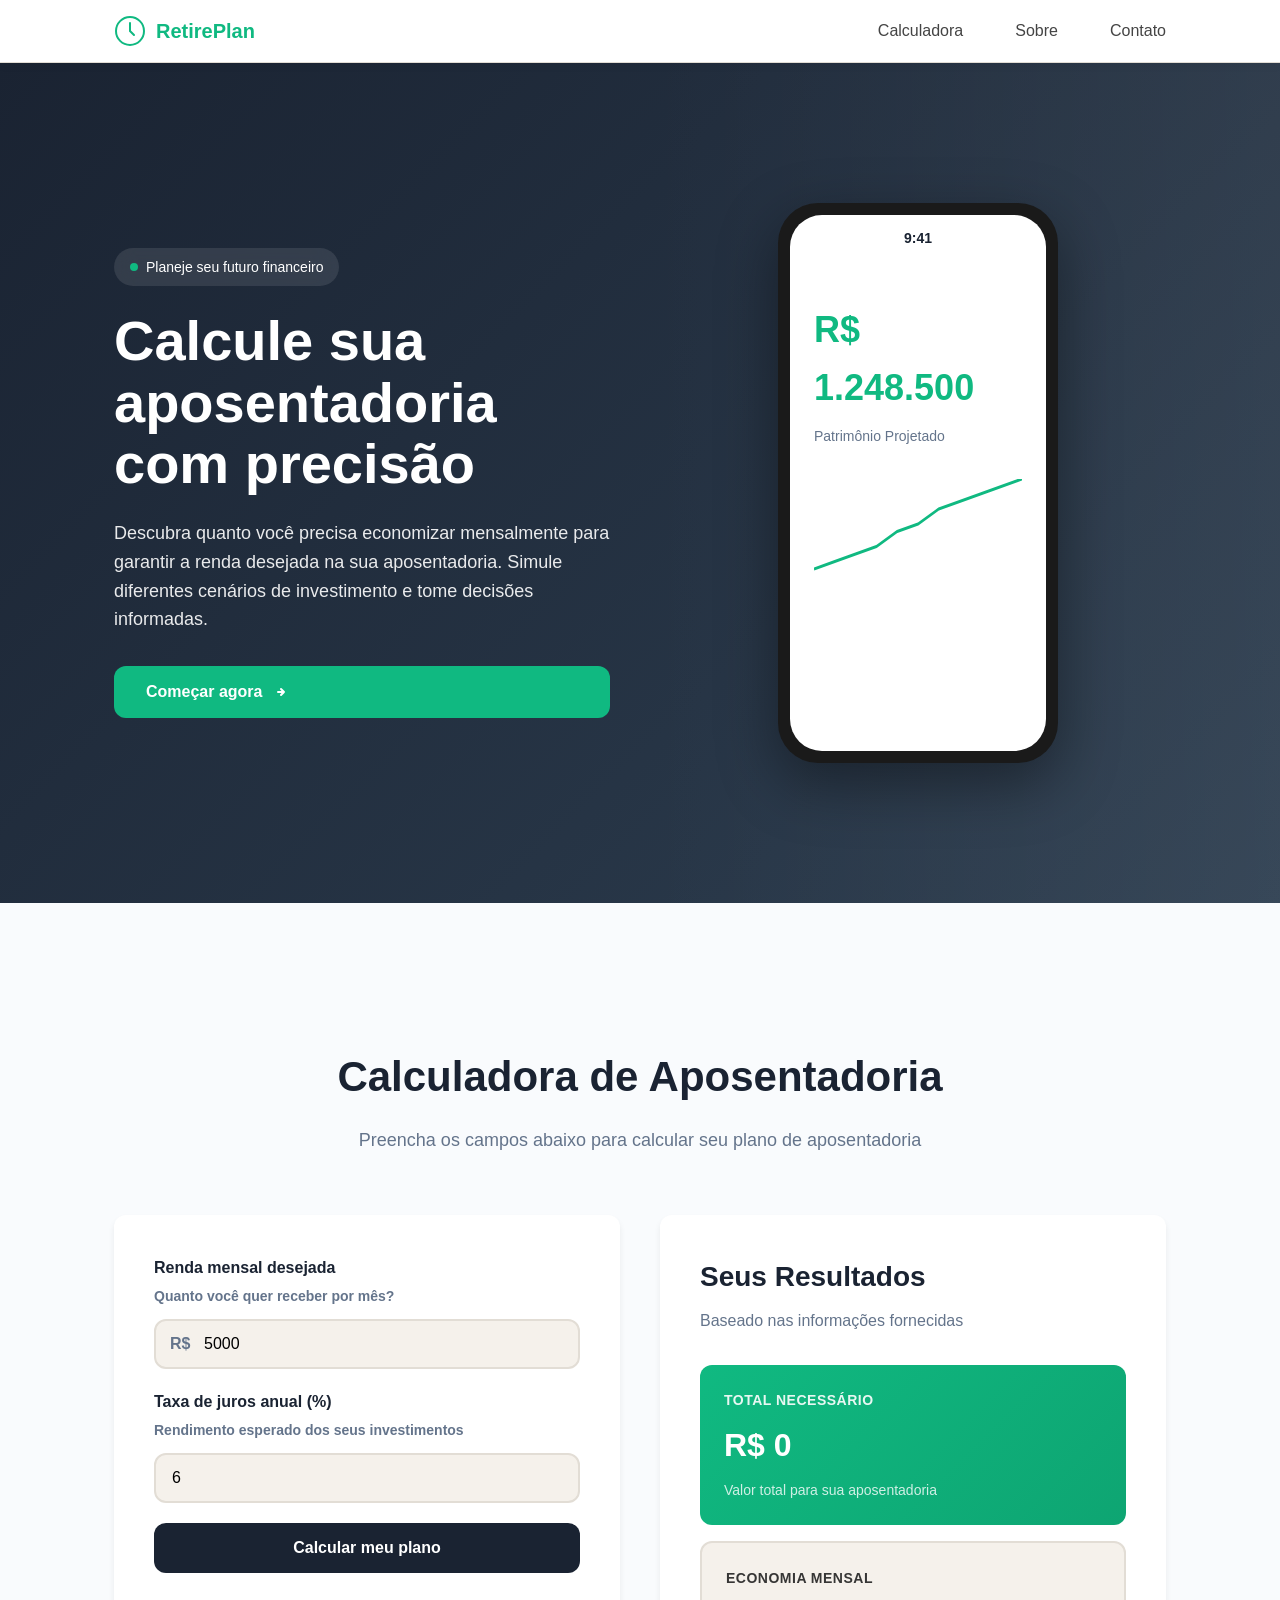
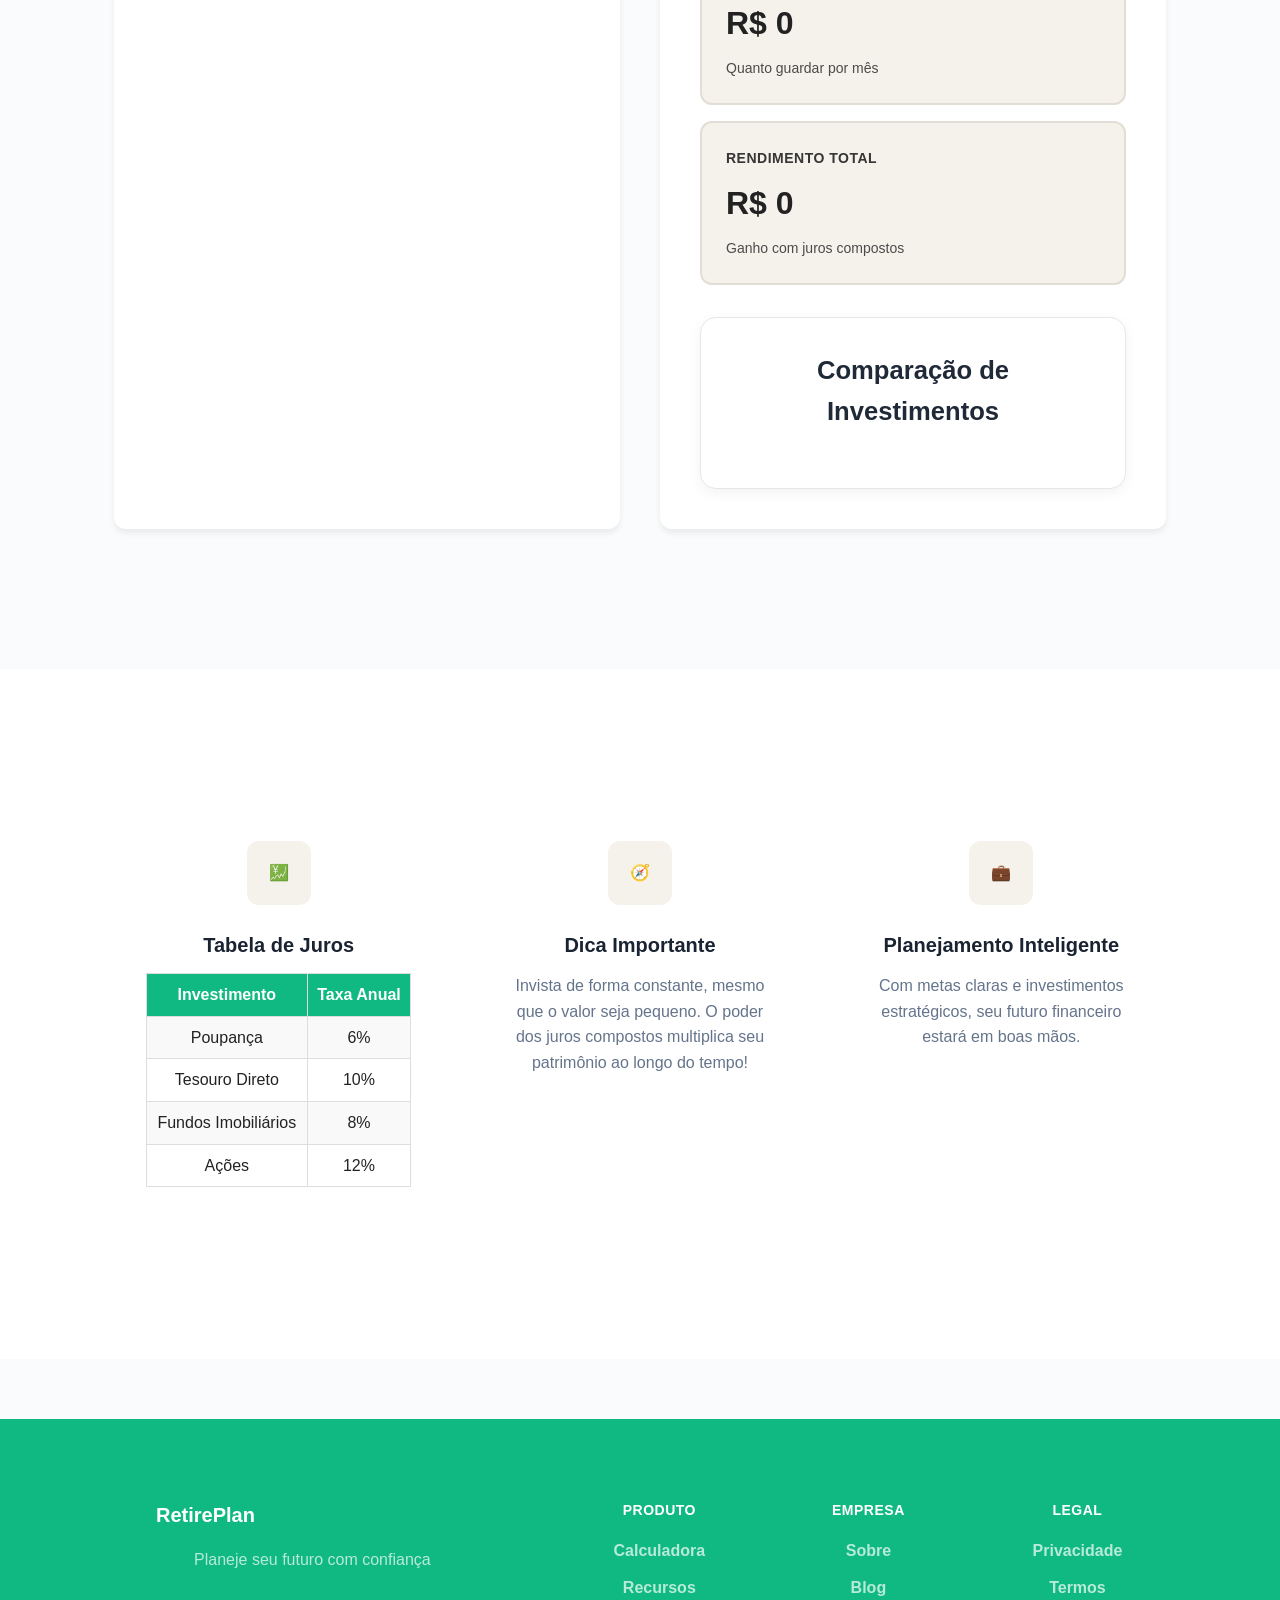
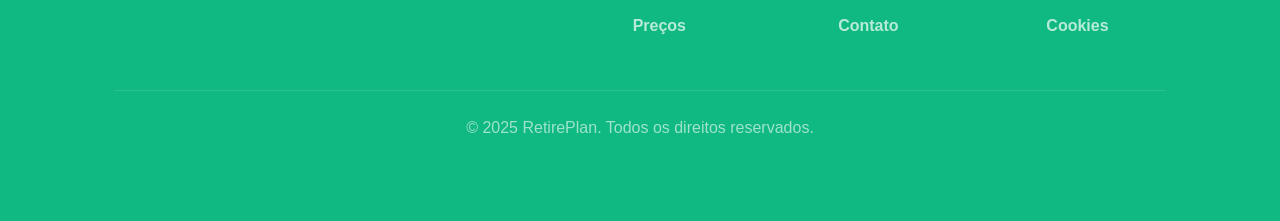
<file: index.html>
<!DOCTYPE html>
<html lang="pt-BR">
<head>
    <meta charset="UTF-8">
    <meta name="viewport" content="width=device-width, initial-scale=1.0">
    <title>Planejador de Aposentadoria</title>
    <link rel="stylesheet" href="styles.css">
    <link rel="shortcut icon" href="/" type="image/x-icon">
</head>
<body>
    <header class="header">
        <div class="container">
            <div class="logo">
                <svg width="32" height="32" viewBox="0 0 32 32" fill="none">
                    <circle cx="16" cy="16" r="14" stroke="currentColor" stroke-width="2"/>
                    <path d="M16 8V16L20 20" stroke="currentColor" stroke-width="2" stroke-linecap="round"/>
                </svg>
                <span>RetirePlan</span>
            </div>
            <nav class="nav">
                <a href="#calculator">Calculadora</a>
                <a href="/sobre.html">Sobre</a>
                <a href="/contato.html">Contato</a>
            </nav>
        </div>
    </header>

    <main>
        <section class="hero">
            <div class="container">
                <div class="hero-content">
                    <div class="hero-badge">
                        <span class="badge-dot"></span>
                        Planeje seu futuro financeiro
                    </div>
                    <h1 class="hero-title">Calcule sua aposentadoria com precisão</h1>
                    <p class="hero-description">
                        Descubra quanto você precisa economizar mensalmente para garantir 
                        a renda desejada na sua aposentadoria. Simule diferentes cenários 
                        de investimento e tome decisões informadas.
                    </p>
                    <button class="cta-button" onclick="scrollToCalculator()">
                        Começar agora
                        <svg width="20" height="20" viewBox="0 0 20 20" fill="none">
                            <path d="M7 10H13M13 10L10 7M13 10L10 13" stroke="currentColor" stroke-width="2" stroke-linecap="round" stroke-linejoin="round"/>
                        </svg>
                    </button>
                </div>
                <div class="hero-visual">
                    <div class="phone-mockup">
                        <div class="phone-screen">
                            <div class="mock-header">
                                <div class="mock-time">9:41</div>
                            </div>
                            <div class="mock-content">
                                <div class="mock-value">R$ 1.248.500</div>
                                <div class="mock-label">Patrimônio Projetado</div>
                                <div class="mock-chart">
                                    <svg viewBox="0 0 200 80" preserveAspectRatio="none">
                                        <path d="M0,60 L20,55 L40,50 L60,45 L80,35 L100,30 L120,20 L140,15 L160,10 L180,5 L200,0" 
                                              stroke="currentColor" 
                                              stroke-width="2" 
                                              fill="none"/>
                                    </svg>
                                </div>
                            </div>
                        </div>
                    </div>
                </div>
            </div>
        </section>

        <section id="calculator" class="calculator-section">
            <div class="container">
                <div class="section-header">
                    <h2>Calculadora de Aposentadoria</h2>
                    <p>Preencha os campos abaixo para calcular seu plano de aposentadoria</p>
                </div>

                <div class="calculator-grid">
                    <div class="calculator-form">
                        <div class="form-group">
                            <label for="monthlyIncome">
                                <span class="label-text">Renda mensal desejada</span>
                                <span class="label-hint">Quanto você quer receber por mês?</span>
                            </label>
                            <div class="input-with-prefix">
                                <span class="input-prefix">R$</span>
                                <input type="number" id="monthlyIncome" min="1000" step="100" value="5000" />
                            </div>
                        </div>

                        <div class="form-group">
                            <label for="interestRate">
                                <span class="label-text">Taxa de juros anual (%)</span>
                                <span class="label-hint">Rendimento esperado dos seus investimentos</span>
                            </label>
                            <input type="number" id="interestRate" min="0" max="20" step="0.1" value="6" />
                        </div>

                        <button class="calculate-button" onclick="calculate()">
                            Calcular meu plano
                        </button>
                    </div>

                    <div class="results-panel" id="resultsPanel">
                        <div class="results-header">
                            <h3>Seus Resultados</h3>
                            <p>Baseado nas informações fornecidas</p>
                        </div>

                        <div class="result-card primary">
                            <div class="result-label">Total necessário</div>
                            <div class="result-value" id="totalNeeded">R$ 0</div>
                            <div class="result-description">Valor total para sua aposentadoria</div>
                        </div>

                        <div class="result-card">
                            <div class="result-label">Economia mensal</div>
                            <div class="result-value" id="monthlySavings">R$ 0</div>
                            <div class="result-description">Quanto guardar por mês</div>
                        </div>

                        <div class="result-card">
                            <div class="result-label">Rendimento total</div>
                            <div class="result-value" id="totalInterest">R$ 0</div>
                            <div class="result-description">Ganho com juros compostos</div>
                        </div>

                        <div class="comparison-section">
                            <h4>Comparação de Investimentos</h4>
                            <div class="comparison-grid" id="comparisonGrid"></div>
                        </div>
                        
                    </div>
                </div>
            </div>
        </section>

        <section class="features-section">
            <div class="container">
                <div class="features-grid">
                    <div class="feature-card">
                        <div class="feature-icon">
                            💹
                        </div>
                        <h3>Tabela de Juros</h3>
                        <table border="1" style="width:100%; text-align:center;">
                            <tr><th>Investimento</th><th>Taxa Anual</th></tr>
                            <tr><td>Poupança</td><td>6%</td></tr>
                            <tr><td>Tesouro Direto</td><td>10%</td></tr>
                            <tr><td>Fundos Imobiliários</td><td>8%</td></tr>
                            <tr><td>Ações</td><td>12%</td></tr>
                        </table>
                    </div>

                    <div class="feature-card">
                        <div class="feature-icon">🧭</div>
                        <h3>Dica Importante</h3>
                        <p>Invista de forma constante, mesmo que o valor seja pequeno. O poder dos juros compostos multiplica seu patrimônio ao longo do tempo!</p>
                    </div>

                    <div class="feature-card">
                        <div class="feature-icon">💼</div>
                        <h3>Planejamento Inteligente</h3>
                        <p>Com metas claras e investimentos estratégicos, seu futuro financeiro estará em boas mãos.</p>
                    </div>
                </div>
            </div>
        </section>
    </main>

    <footer class="footer">
        <div class="container">
            <div class="footer-content">
                <div class="footer-brand">
                    <div class="logo">
                        <svg width="32" height="32" viewBox="0 0 32 32" fill="none">
                            <circle cx="16" cy="16" r="14" stroke="currentColor" stroke-width="2"/>
                            <path d="M16 8V16L20 20" stroke="currentColor" stroke-width="2" stroke-linecap="round"/>
                        </svg>
                        <span>RetirePlan</span>
                    </div>
                    <p>Planeje seu futuro com confiança</p>
                </div>
                <div class="footer-links">
                    <div class="footer-column">
                        <h4>Produto</h4>
                        <a href="#">Calculadora</a>
                        <a href="#">Recursos</a>
                        <a href="#">Preços</a>
                    </div>
                    <div class="footer-column">
                        <h4>Empresa</h4>
                        <a href="#">Sobre</a>
                        <a href="#">Blog</a>
                        <a href="#">Contato</a>
                    </div>
                    <div class="footer-column">
                        <h4>Legal</h4>
                        <a href="#">Privacidade</a>
                        <a href="#">Termos</a>
                        <a href="#">Cookies</a>
                    </div>
                </div>
            </div>
            <div class="footer-bottom">
                <p>&copy; 2025 RetirePlan. Todos os direitos reservados.</p>
            </div>
        </div>
    </footer>

    <script>
        function calculate() {
            const renda = parseFloat(document.getElementById('monthlyIncome').value);
            const juros = parseFloat(document.getElementById('interestRate').value) / 100;

            const anos = 30; // valor fixo de referência
            const meses = anos * 12;
            const totalInvestido = renda * meses;
            const totalComJuros = totalInvestido * Math.pow(1 + juros, anos);
            const rendimento = totalComJuros - totalInvestido;

            document.getElementById('totalNeeded').textContent = "R$ " + totalComJuros.toLocaleString('pt-BR', { minimumFractionDigits: 2 });
            document.getElementById('monthlySavings').textContent = "R$ " + (renda * 0.15).toLocaleString('pt-BR', { minimumFractionDigits: 2 });
            document.getElementById('totalInterest').textContent = "R$ " + rendimento.toLocaleString('pt-BR', { minimumFractionDigits: 2 });

            // Gera comparação de investimentos
            const investimentos = [
                { nome: "Poupança", taxa: 6 },
                { nome: "Tesouro Direto", taxa: 10 },
                { nome: "Fundos Imobiliários", taxa: 8 },
                { nome: "Ações", taxa: 12 },
            ];

            const grid = document.getElementById('comparisonGrid');
            grid.innerHTML = investimentos.map(inv => {
                const total = totalInvestido * Math.pow(1 + inv.taxa / 100, anos);
                return `<div class='comparison-card'>
                            <h5>${inv.nome}</h5>
                            <p>Rendimento: <strong>${inv.taxa}%</strong></p>
                            <p>Total estimado: <strong>R$ ${total.toLocaleString('pt-BR', { minimumFractionDigits: 2 })}</strong></p>
                        </div>`;
            }).join('');
        }

        function scrollToCalculator() {
            document.getElementById('calculator').scrollIntoView({ behavior: 'smooth' });
        }
    </script>
</body>
</html>
</file>
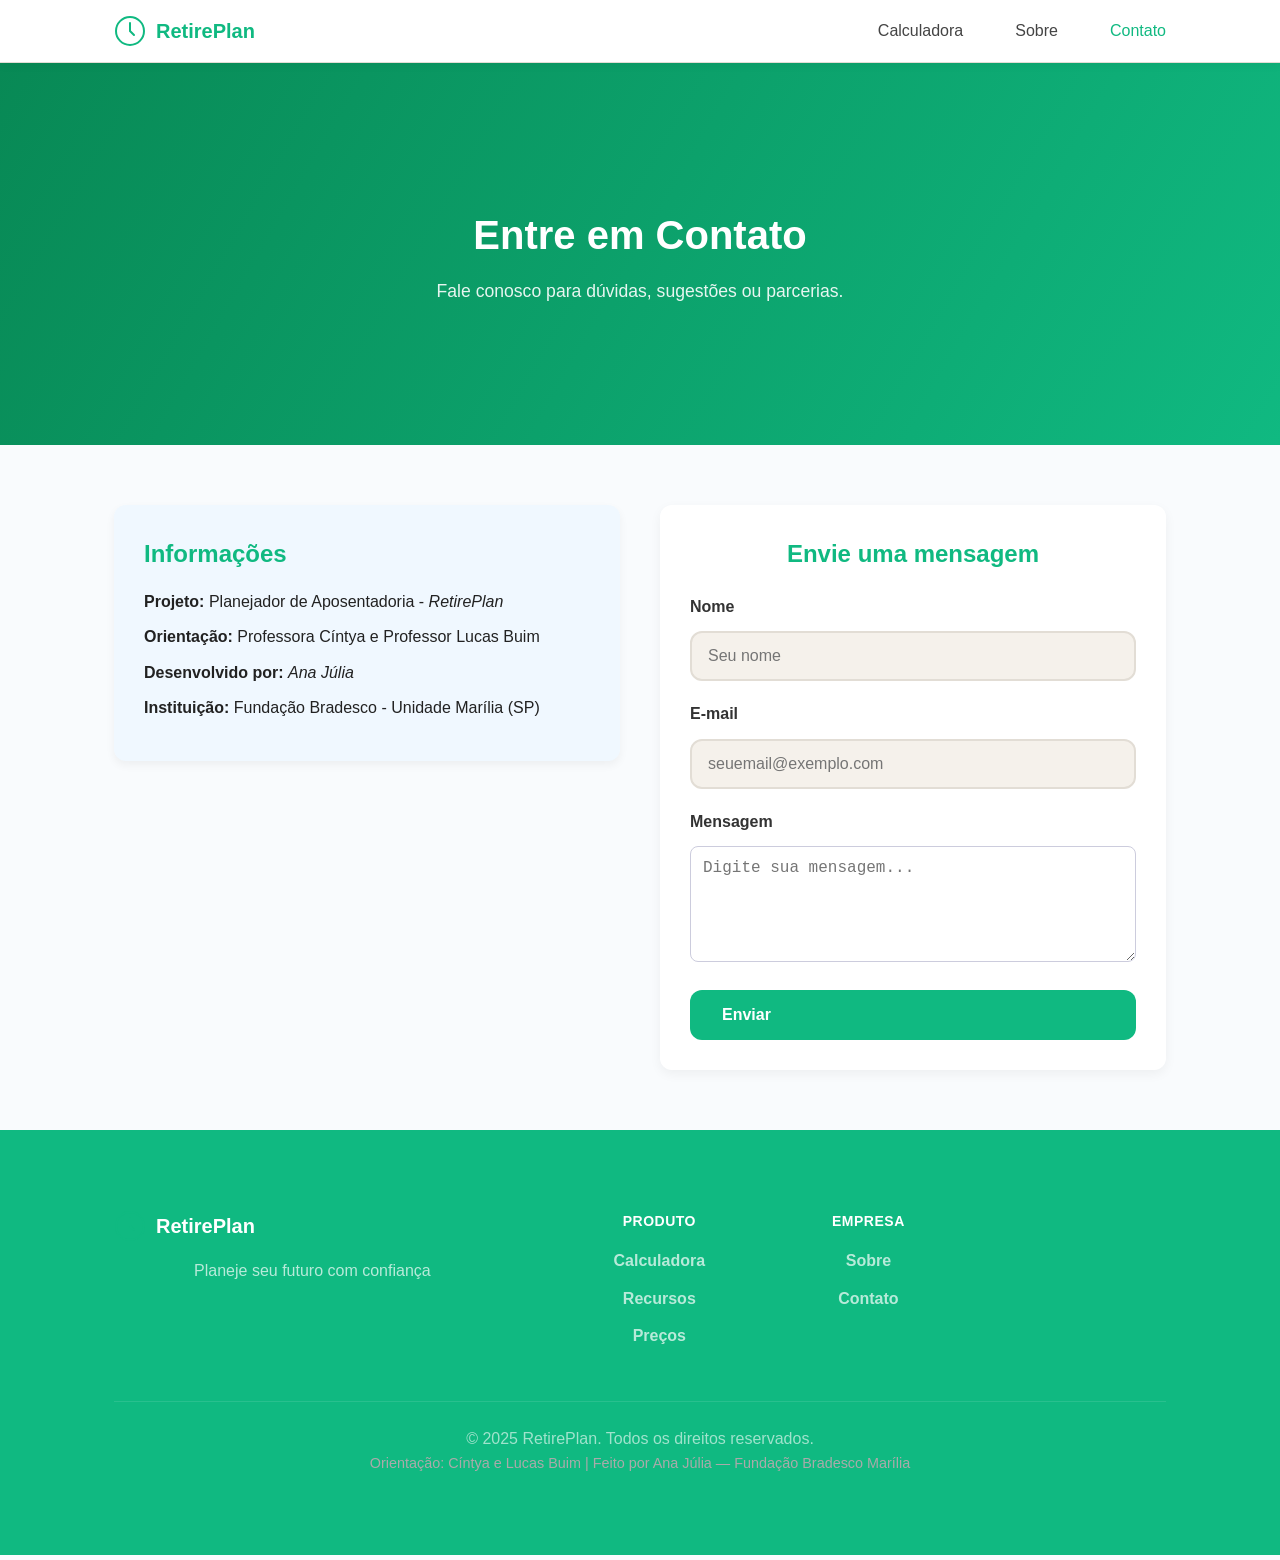
<file: contato.html>
<!DOCTYPE html>
<html lang="pt-BR">
<head>
    <meta charset="UTF-8">
    <meta name="viewport" content="width=device-width, initial-scale=1.0">
    <title>Contato | RetirePlan</title>
    <link rel="stylesheet" href="styles.css">
    <link rel="shortcut icon" href="/relogio.png" type="image/x-icon">
</head>
<body>
    <header class="header">
        <div class="container">
            <div class="logo">
                <svg width="32" height="32" viewBox="0 0 32 32" fill="none">
                    <circle cx="16" cy="16" r="14" stroke="currentColor" stroke-width="2"/>
                    <path d="M16 8V16L20 20" stroke="currentColor" stroke-width="2" stroke-linecap="round"/>
                </svg>
                <span>RetirePlan</span>
            </div>
            <nav class="nav">
                <a href="/index.html">Calculadora</a>
                <a href="/sobre.html">Sobre</a>
                <a href="contato.html" class="active">Contato</a>
            </nav>
        </div>
    </header>

    <main>
        <section class="contact-hero">
            <div class="container">
                <h1>Entre em Contato</h1>
                <p>Fale conosco para dúvidas, sugestões ou parcerias.</p>
            </div>
        </section>

        <section class="contact-section">
            <div class="container contact-grid">
                <div class="contact-info">
                    <h2>Informações</h2>
                    <p><strong>Projeto:</strong> Planejador de Aposentadoria - <em>RetirePlan</em></p>
                    <p><strong>Orientação:</strong> Professora Cíntya e Professor Lucas Buim</p>
                    <p><strong>Desenvolvido por:</strong> <em>Ana Júlia</em></p>
                    <p><strong>Instituição:</strong> Fundação Bradesco - Unidade Marília (SP)</p>
                </div>

                <div class="contact-form">
                    <h2>Envie uma mensagem</h2>
                    
                    <!-- Formulário atualizado -->
                    <form action="mailto:ana123julia1233@gmail.com" method="POST" enctype="text/plain">
                        <div class="form-group">
                            <label for="name">Nome</label>
                            <input type="text" id="name" name="Nome" placeholder="Seu nome" required>
                        </div>
                        <div class="form-group">
                            <label for="email">E-mail</label>
                            <input type="email" id="email" name="Email" placeholder="seuemail@exemplo.com" required>
                        </div>
                        <div class="form-group">
                            <label for="message">Mensagem</label>
                            <textarea id="message" name="Mensagem" rows="5" placeholder="Digite sua mensagem..." required></textarea>
                        </div>
                        <button type="submit" class="cta-button">Enviar</button>
                    </form>

                </div>
            </div>
        </section>
    </main>

    <footer class="footer">
        <div class="container">
            <div class="footer-content">
                <div class="footer-brand">
                    <div class="logo">
                        <svg width="32" height="32" viewBox="0 0 32 32" fill="none">
                            <circle cx="16" cy="16" r="14" stroke="currentColor" stroke-width="2"/>
                            <path d="M16 8V16L20 20" stroke="currentColor" stroke-width="2" stroke-linecap="round"/>
                        </svg>
                        <span>RetirePlan</span>
                    </div>
                    <p>Planeje seu futuro com confiança</p>
                </div>
                <div class="footer-links">
                    <div class="footer-column">
                        <h4>Produto</h4>
                        <a href="index.html#calculator">Calculadora</a>
                        <a href="index.html">Recursos</a>
                        <a href="#">Preços</a>
                    </div>
                    <div class="footer-column">
                        <h4>Empresa</h4>
                        <a href="index.html#about">Sobre</a>
                        <a href="contato.html">Contato</a>
                    </div>
                </div>
            </div>
            <div class="footer-bottom">
                <p>&copy; 2025 RetirePlan. Todos os direitos reservados.</p>
                <p style="font-size: 0.9em; color: #aaa;">Orientação: Cíntya e Lucas Buim | Feito por Ana Júlia — Fundação Bradesco Marília</p>
            </div>
        </div>
    </footer>
</body>
</html>
</file>
<file: styles.css>
* {
  margin: 0;
  padding: 0;
  box-sizing: border-box;
}

:root {
  --color-primary: #1a2332;
  --color-secondary: #2d3e50;
  --color-accent: #10b981;
  --color-accent-coral: #ff6b5a;
  --color-background: #f5f1eb;
  --color-surface: #ffffff;
  --color-text: #1a2332;
  --color-text-muted: #64748b;
  --color-border: #e2ddd5;

  --font-sans: -apple-system, BlinkMacSystemFont, "Segoe UI", Roboto, "Helvetica Neue", Arial, sans-serif;
  --font-display: "SF Pro Display", -apple-system, BlinkMacSystemFont, sans-serif;

  --radius: 12px;
  --shadow-sm: 0 1px 2px rgba(0, 0, 0, 0.05);
  --shadow-md: 0 4px 6px rgba(0, 0, 0, 0.07);
  --shadow-lg: 0 10px 15px rgba(0, 0, 0, 0.1);
}

body {
  font-family: var(--font-sans);
  background-color: var(--color-background);
  color: var(--color-text);
  line-height: 1.6;
  -webkit-font-smoothing: antialiased;
}

.container {
  max-width: 1200px;
  margin: 0 auto;
  padding: 0 24px;
}

/* Header */
.header {
  background-color: var(--color-surface);
  border-bottom: 1px solid var(--color-border);
  padding: 20px 0;
  position: sticky;
  top: 0;
  z-index: 100;
}

.header .container {
  display: flex;
  justify-content: space-between;
  align-items: center;
}

.logo {
  display: flex;
  align-items: center;
  gap: 12px;
  font-size: 20px;
  font-weight: 700;
  color: var(--color-primary);
}

.logo svg {
  color: var(--color-accent);
}

.nav {
  display: flex;
  gap: 32px;
}

.nav a {
  color: var(--color-text);
  text-decoration: none;
  font-weight: 500;
  transition: color 0.2s;
}

.nav a:hover {
  color: var(--color-accent);
}

/* Hero Section */
.hero {
  padding: 80px 0;
  background: linear-gradient(135deg, var(--color-primary) 0%, var(--color-secondary) 100%);
  color: white;
  position: relative;
  overflow: hidden;
}

.hero::before {
  content: "";
  position: absolute;
  top: 0;
  right: 0;
  width: 50%;
  height: 100%;
  background: linear-gradient(90deg, transparent 0%, rgba(255, 255, 255, 0.05) 100%);
  pointer-events: none;
}

.hero .container {
  display: grid;
  grid-template-columns: 1fr 1fr;
  gap: 60px;
  align-items: center;
}

.hero-badge {
  display: inline-flex;
  align-items: center;
  gap: 8px;
  padding: 8px 16px;
  background: rgba(255, 255, 255, 0.1);
  border-radius: 100px;
  font-size: 14px;
  margin-bottom: 24px;
  backdrop-filter: blur(10px);
}

.badge-dot {
  width: 8px;
  height: 8px;
  background: var(--color-accent);
  border-radius: 50%;
  animation: pulse 2s infinite;
}

@keyframes pulse {
  0%,
  100% {
    opacity: 1;
  }
  50% {
    opacity: 0.5;
  }
}

.hero-title {
  font-size: 56px;
  font-weight: 700;
  line-height: 1.1;
  margin-bottom: 24px;
  font-family: var(--font-display);
}

.hero-description {
  font-size: 18px;
  line-height: 1.6;
  color: rgba(255, 255, 255, 0.9);
  margin-bottom: 32px;
  max-width: 500px;
}

.cta-button {
  display: inline-flex;
  align-items: center;
  gap: 8px;
  padding: 16px 32px;
  background: var(--color-accent);
  color: white;
  border: none;
  border-radius: var(--radius);
  font-size: 16px;
  font-weight: 600;
  cursor: pointer;
  transition: all 0.2s;
}

.cta-button:hover {
  background: #0ea572;
  transform: translateY(-2px);
  box-shadow: 0 8px 16px rgba(16, 185, 129, 0.3);
}

/* Phone Mockup */
.phone-mockup {
  width: 280px;
  height: 560px;
  background: #1a1a1a;
  border-radius: 40px;
  padding: 12px;
  box-shadow: 0 20px 60px rgba(0, 0, 0, 0.4);
  margin: 0 auto;
  position: relative;
}

.phone-screen {
  width: 100%;
  height: 100%;
  background: white;
  border-radius: 32px;
  overflow: hidden;
  color: var(--color-text);
}

.mock-header {
  padding: 12px 24px;
  text-align: center;
  font-size: 14px;
  font-weight: 600;
  color: var(--color-text);
}

.mock-content {
  padding: 40px 24px;
}

.mock-value {
  font-size: 36px;
  font-weight: 700;
  color: var(--color-accent);
  margin-bottom: 8px;
}

.mock-label {
  font-size: 14px;
  color: var(--color-text-muted);
  margin-bottom: 32px;
}

.mock-chart {
  height: 120px;
  color: var(--color-accent);
}

.mock-chart svg {
  width: 100%;
  height: 100%;
}

/* Calculator Section */
.calculator-section {
  padding: 80px 0;
}

.section-header {
  text-align: center;
  margin-bottom: 60px;
}

.section-header h2 {
  font-size: 42px;
  font-weight: 700;
  color: var(--color-primary);
  margin-bottom: 16px;
}

.section-header p {
  font-size: 18px;
  color: var(--color-text-muted);
}

.calculator-grid {
  display: grid;
  grid-template-columns: 1fr 1fr;
  gap: 40px;
}

/* Form Styles */
.calculator-form {
  background: var(--color-surface);
  padding: 40px;
  border-radius: var(--radius);
  box-shadow: var(--shadow-md);
}

.form-group {
  margin-bottom: 28px;
}

.form-group label {
  display: block;
  margin-bottom: 12px;
}

.label-text {
  display: block;
  font-weight: 600;
  color: var(--color-text);
  margin-bottom: 4px;
}

.label-hint {
  display: block;
  font-size: 14px;
  color: var(--color-text-muted);
}

.form-group input {
  width: 100%;
  padding: 14px 16px;
  border: 2px solid var(--color-border);
  border-radius: var(--radius);
  font-size: 16px;
  font-family: var(--font-sans);
  transition: all 0.2s;
  background: var(--color-background);
}

.form-group input:focus {
  outline: none;
  border-color: var(--color-accent);
  background: white;
}

.input-with-prefix {
  position: relative;
}

.input-prefix {
  position: absolute;
  left: 16px;
  top: 50%;
  transform: translateY(-50%);
  font-weight: 600;
  color: var(--color-text-muted);
}

.input-with-prefix input {
  padding-left: 48px;
}

.calculate-button {
  width: 100%;
  padding: 16px;
  background: var(--color-primary);
  color: white;
  border: none;
  border-radius: var(--radius);
  font-size: 16px;
  font-weight: 600;
  cursor: pointer;
  transition: all 0.2s;
  margin-top: 12px;
}

.calculate-button:hover {
  background: var(--color-secondary);
  transform: translateY(-2px);
  box-shadow: var(--shadow-lg);
}

/* Results Panel */
.results-panel {
  background: var(--color-surface);
  padding: 40px;
  border-radius: var(--radius);
  box-shadow: var(--shadow-md);
}

.results-header {
  margin-bottom: 32px;
}

.results-header h3 {
  font-size: 28px;
  font-weight: 700;
  color: var(--color-primary);
  margin-bottom: 8px;
}

.results-header p {
  color: var(--color-text-muted);
}

.result-card {
  padding: 24px;
  background: var(--color-background);
  border-radius: var(--radius);
  margin-bottom: 16px;
  border: 2px solid var(--color-border);
  transition: all 0.2s;
}

.result-card:hover {
  border-color: var(--color-accent);
  transform: translateY(-2px);
}

.result-card.primary {
  background: linear-gradient(135deg, var(--color-accent) 0%, #0ea572 100%);
  color: white;
  border: none;
}

.result-label {
  font-size: 14px;
  font-weight: 600;
  text-transform: uppercase;
  letter-spacing: 0.5px;
  margin-bottom: 8px;
  opacity: 0.9;
}

.result-value {
  font-size: 32px;
  font-weight: 700;
  margin-bottom: 8px;
}

.result-description {
  font-size: 14px;
  opacity: 0.8;
}

.chart-container {
  margin-top: 32px;
  padding: 24px;
  background: var(--color-background);
  border-radius: var(--radius);
}

.chart-container h4 {
  font-size: 18px;
  font-weight: 600;
  margin-bottom: 20px;
  color: var(--color-primary);
}

#savingsChart {
  width: 100%;
  height: 200px;
}

.comparison-section {
  margin-top: 32px;
}

.comparison-section h4 {
  font-size: 18px;
  font-weight: 600;
  margin-bottom: 20px;
  color: var(--color-primary);
}

.comparison-grid {
  display: grid;
  gap: 12px;
}

.comparison-item {
  display: flex;
  justify-content: space-between;
  align-items: center;
  padding: 16px;
  background: var(--color-background);
  border-radius: var(--radius);
  border: 2px solid var(--color-border);
}

.comparison-name {
  font-weight: 600;
  color: var(--color-text);
}

.comparison-rate {
  font-size: 14px;
  color: var(--color-text-muted);
}

.comparison-value {
  font-weight: 700;
  color: var(--color-accent);
}

/* Features Section */
.features-section {
  padding: 80px 0;
  background: var(--color-surface);
}

.features-grid {
  display: grid;
  grid-template-columns: repeat(3, 1fr);
  gap: 32px;
}

.feature-card {
  padding: 32px;
  text-align: center;
}

.feature-icon {
  width: 64px;
  height: 64px;
  margin: 0 auto 24px;
  display: flex;
  align-items: center;
  justify-content: center;
  background: var(--color-background);
  border-radius: var(--radius);
  color: var(--color-accent);
}

.feature-card h3 {
  font-size: 20px;
  font-weight: 700;
  margin-bottom: 12px;
  color: var(--color-primary);
}

.feature-card p {
  color: var(--color-text-muted);
  line-height: 1.6;
}

/* Footer */
.footer {
  background: var(--color-primary);
  color: white;
  padding: 60px 0 24px;
}

.footer-content {
  display: grid;
  grid-template-columns: 2fr 3fr;
  gap: 60px;
  margin-bottom: 40px;
}

.footer-brand .logo {
  color: white;
  margin-bottom: 16px;
}

.footer-brand p {
  color: rgba(255, 255, 255, 0.7);
}

.footer-links {
  display: grid;
  grid-template-columns: repeat(3, 1fr);
  gap: 32px;
}

.footer-column h4 {
  font-size: 14px;
  font-weight: 600;
  text-transform: uppercase;
  letter-spacing: 0.5px;
  margin-bottom: 16px;
}

.footer-column a {
  display: block;
  color: rgba(255, 255, 255, 0.7) !important;
  text-decoration: none;
  margin-bottom: 12px;
  transition: color 0.2s;
}

.footer-column a:hover {
  color: var(--color-accent);
}

.footer-bottom {
  padding-top: 24px;
  border-top: 1px solid rgba(255, 255, 255, 0.1);
  text-align: center;
  color: rgba(255, 255, 255, 0.6);
}
table {
  border-collapse: collapse;
}
table th {
  background-color: var(--color-accent);
  color: var(--color-surface);
  padding: 12px;
}
table tr:nth-child(even) {
  background-color: #f9f9f9;
}
table td, table th {
  border: 1px solid #ddd;
  padding: 8px;
}
/* Responsive Design */
@media (max-width: 968px) {
  .hero .container {
    grid-template-columns: 1fr;
    text-align: center;
  }

  .hero-title {
    font-size: 42px;
  }

  .hero-description {
    margin: 0 auto 32px;
  }

  .calculator-grid {
    grid-template-columns: 1fr;
  }

  .features-grid {
    grid-template-columns: 1fr;
  }

  .footer-content {
    grid-template-columns: 1fr;
  }

  .nav {
    display: none;
  }
}

@media (max-width: 640px) {
  .hero {
    padding: 40px 0;
  }

  .hero-title {
    font-size: 32px;
  }

  .section-header h2 {
    font-size: 32px;
  }

  .calculator-form,
  .results-panel {
    padding: 24px;
  }

  .phone-mockup {
    width: 240px;
    height: 480px;
  }
}













/* ===== Estilo da Página de Contato ===== */
body {
  font-family: "Inter", Arial, sans-serif;
  background: #f9fbfd;
  color: #222;
  margin: 0;
  padding: 0;
}

/* ===== Seção inicial (hero) ===== */
.contact-hero {
  background: linear-gradient(120deg, #088955,  var(--color-accent)
  );
  color: white;
  text-align: center;
  padding: 80px 20px;
  animation: fadeIn 1s ease-in-out;
}

.contact-hero h1 {
  font-size: 2.5rem;
  margin-bottom: 10px;
}

.contact-hero p {
  font-size: 1.1rem;
  opacity: 0.9;
}

/* ===== Container principal ===== */
.container {
  width: 90%;
  max-width: 1100px;
  margin: 60px auto;
}

/* ===== Grid da seção de contato ===== */
.contact-grid {
  display: grid;
  grid-template-columns: 1fr 1fr;
  gap: 40px;
  align-items: start;
  animation: slideUp 1s ease forwards;
}

/* ===== Caixa de informações ===== */
.contact-info {
  background: #f0f8ff;
  border-radius: 12px;
  padding: 30px;
  box-shadow: 0 4px 10px rgba(0,0,0,0.05);
  animation: fadeIn 1s ease-in;
}

.contact-info h2 {
  color: #10b981;
  margin-bottom: 15px;
}

.contact-info p {
  margin-bottom: 10px;
}

.contact-info a {
  color: #10b981;
  text-decoration: none;
  font-weight: 600;
}

.contact-info a:hover {
  text-decoration: underline;
}

/* ===== Formulário ===== */
.contact-form {
  background: white;
  border-radius: 12px;
  padding: 30px;
  box-shadow: 0 4px 12px rgba(0,0,0,0.05);
}

.contact-form h2 {
  color: #10b981;
  margin-bottom: 20px;
  text-align: center;
}

.form-group {
  margin-bottom: 20px;
}

label {
  display: block;
  font-weight: 600;
  margin-bottom: 6px;
  color: #333;
}

input,
textarea {
  width: 100%;
  padding: 12px;
  border: 1px solid #ccd;
  border-radius: 8px;
  font-size: 1rem;
  transition: border-color 0.3s;
}

input:focus,
textarea:focus {
  border-color: #10b981;
  outline: none;
}

/* ===== Botão de envio ===== */
button {
  display: block;
  width: 100%;
  background: #10b981;
  color: white;
  font-weight: 600;
  border: none;
  border-radius: 8px;
  padding: 12px;
  font-size: 1rem;
  cursor: pointer;
  transition: all 0.3s;
}

button:hover {
  background: #10b981;
  transform: translateY(-2px);
}

/* ===== Rodapé ===== */
.footer {
  background: #111;
  color: rgb(235, 235, 235);
  text-align: center;
  padding: 40px 20px 20px;
  margin-top: 60px;
  animation: fadeIn 1s ease-in-out;
}

.footer a {
  color: #10b981;
  text-decoration: none;
  font-weight: 600;
}

.footer a:hover {
  text-decoration: underline;
}

/* ===== Animações ===== */
@keyframes fadeIn {
  from { opacity: 0; }
  to { opacity: 1; }
}

@keyframes slideUp {
  from { opacity: 0; transform: translateY(30px); }
  to { opacity: 1; transform: translateY(0); }
}

/* ===== Responsividade ===== */
@media (max-width: 900px) {
  .contact-grid {
      grid-template-columns: 1fr;
  }

  .contact-hero h1 {
      font-size: 2rem;
  }
}





body {
  font-family: "Inter", Arial, sans-serif;
  background-color: #f9fbfd;
  color: #222;
  margin: 0;
  padding: 0;
}

/* ===== Cabeçalho ===== */
.header {
  background-color: #ffffff;
  box-shadow: 0 2px 10px rgba(0,0,0,0.05);
  padding: 15px 0;
}

.header .container {
  display: flex;
  justify-content: space-between;
  align-items: center;
  width: 90%;
  max-width: 1100px;
  margin: 0 auto;
}

.logo {
  display: flex;
  align-items: center;
  gap: 10px;
  font-weight: bold;
  color: #10b981;
}

.nav a {
  color: #444;
  text-decoration: none;
  margin-left: 20px;
  font-weight: 500;
  transition: color 0.3s;
}

.nav a:hover,
.nav a.active {
  color: #10b981;
}

/* ===== Hero ===== */
.about-hero {
  background: linear-gradient(120deg, #088955, #10b981);
  color: white;
  text-align: center;
  padding: 80px 20px;
}

.about-hero h1 {
  font-size: 2.8rem;
  margin-bottom: 10px;
}

.about-hero p {
  font-size: 1.1rem;
  opacity: 0.9;
}

/* ===== Conteúdo principal ===== */
.container {
  width: 90%;
  max-width: 1100px;
  margin: 60px auto;
}

.about-content {
  display: flex;
  justify-content: space-around;
  gap: 40px;
  align-items: center;
}

.about-text {
  background: white;
  border-radius: 12px;
  padding: 30px;
  width: 50%;
  box-shadow: 0 4px 10px rgba(0,0,0,0.05);
  line-height: 1.6;
}

.about-text h2 {
  color: #10b981;
  margin-bottom: 15px;
}

/* ===== Imagem lateral ===== */
.about-image img {
  width: 100px;
  border-radius: 12px;
  box-shadow: 0 4px 12px rgba(0,0,0,0.1);
}

/* ===== Equipe ===== */
.team-section {
  text-align: center;
  margin-top: 80px;
}

.team-section h2 {
  color: #10b981;
  margin-bottom: 40px;
}

.team-grid {
  display: flex;
  justify-content: center;
  flex-wrap: wrap;
  gap: 30px;
}

.team-card {
  background: white;
  border-radius: 12px;
  box-shadow: 0 4px 10px rgba(0,0,0,0.05);
  padding: 25px;
  width: 250px;
  transition: transform 0.3s, box-shadow 0.3s;
}

.team-card:hover {
  transform: translateY(-5px);
  box-shadow: 0 6px 16px rgba(0,0,0,0.1);
}

.team-card img {
  width: 80px;
  height: 80px;
  margin-bottom: 15px;
  border-radius: 50%;
  background: #f0f8ff;
  padding: 8px;
}

.team-card h3 {
  margin-bottom: 5px;
  color: #10b981;
}

/* ===== Rodapé ===== */
.footer {
  background: #10b981;
  color: white;
  text-align: center;
  padding: 20px 0;
  margin-top: 60px;
}




.comparison-section {
  margin-top: 2rem;
  background: var(--card-bg, #ffffff);
  border-radius: 16px;
  padding: 2rem;
  box-shadow: 0 4px 14px rgba(0,0,0,0.05);
  border: 1px solid #e5e7eb;
}

.comparison-section h4 {
  font-size: 1.6rem;
  font-weight: 600;
  color: var(--primary-text, #1f2937);
  margin-bottom: 1.5rem;
  text-align: center;
}

.comparison-grid {
  display: grid;
  grid-template-columns: repeat(auto-fit, minmax(240px, 1fr));
  gap: 1.5rem;
}

.comparison-card {
  background: var(--card-bg, #ffffff);
  border: 1px solid #e5e7eb;
  border-radius: 14px;
  padding: 1.5rem;
  text-align: center;
  box-shadow: 0 3px 8px rgba(0,0,0,0.05);
  transition: transform 0.25s ease, box-shadow 0.25s ease;
}

.comparison-card:hover {
  transform: translateY(-4px);
  box-shadow: 0 5px 15px rgba(0,0,0,0.10);
}

.comparison-card h5 {
  font-size: 1.1rem;
  font-weight: 600;
  color: var(--primary-color, #0d9488);
  margin-bottom: 0.6rem;
}

.comparison-card p {
  font-size: 0.95rem;
  color: #4b5563;
  margin: 0.3rem 0;
}

.comparison-card strong {
  color: var(--primary-color, #0d9488);
  font-weight: 600;
}
</file>
